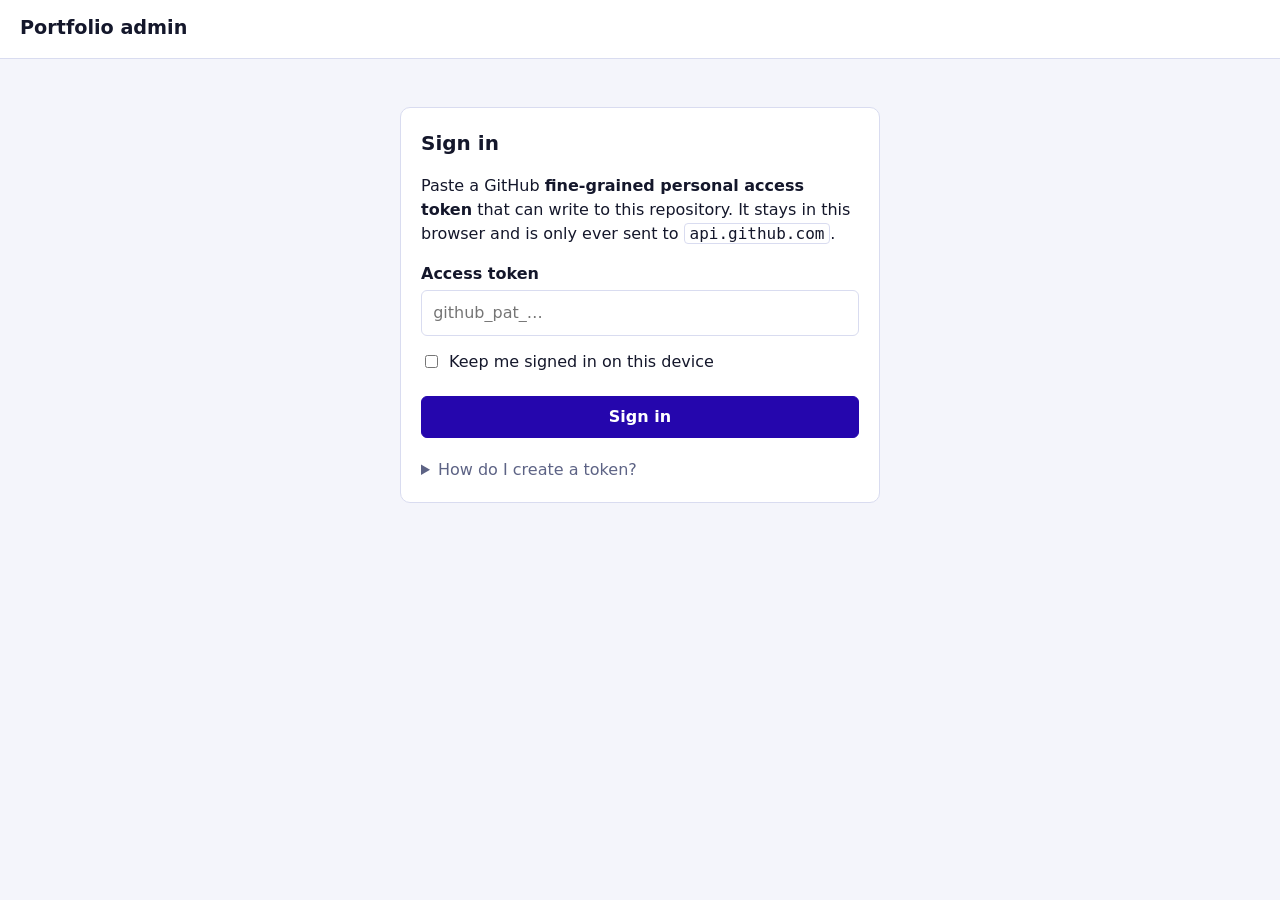
<file: admin/index.html>
<!DOCTYPE html>
<html lang="en">
<head>
  <meta charset="UTF-8">
  <meta name="viewport" content="width=device-width, initial-scale=1.0">
  <!-- Locked down on purpose: no third-party scripts, the only network call allowed is the GitHub API. -->
  <meta http-equiv="Content-Security-Policy" content="default-src 'none'; script-src 'self'; style-src 'self'; img-src 'self' https: data: blob:; connect-src https://api.github.com; base-uri 'none'; form-action 'none'">
  <meta name="robots" content="noindex, nofollow">
  <meta name="referrer" content="no-referrer">
  <title>Admin | Subhash Thakur</title>
  <link rel="icon" href="../assets/images/favicon.png" type="image/png">
  <link rel="stylesheet" href="admin.css">
</head>
<body>
  <header class="topbar">
    <h1>Portfolio admin</h1>
    <div id="session" class="session" hidden>
      <span id="who"></span>
      <a id="live-link" href="../" target="_blank" rel="noopener">View site</a>
      <button type="button" id="reload" class="ghost">Reload</button>
      <button type="button" id="signout" class="ghost">Sign out</button>
    </div>
  </header>

  <main>
    <div id="status" role="status" aria-live="polite" class="status" hidden></div>

    <!-- ===== sign in ===== -->
    <section id="login-view" class="card narrow">
      <h2>Sign in</h2>
      <p>Paste a GitHub <strong>fine-grained personal access token</strong> that can write to this repository. It stays in this browser and is only ever sent to <code>api.github.com</code>.</p>
      <form id="login-form" autocomplete="off">
        <label for="token">Access token</label>
        <input id="token" type="password" autocomplete="off" spellcheck="false" required placeholder="github_pat_…">
        <label class="inline"><input id="remember" type="checkbox"> Keep me signed in on this device</label>
        <button type="submit" class="primary" id="login-btn">Sign in</button>
      </form>
      <details>
        <summary>How do I create a token?</summary>
        <ol>
          <li>GitHub → <em>Settings → Developer settings → Personal access tokens → Fine-grained tokens → Generate new token</em>.</li>
          <li><em>Repository access</em>: only select repositories → pick this portfolio repo.</li>
          <li><em>Permissions → Repository permissions → Contents</em>: <strong>Read and write</strong>.</li>
          <li>Set an expiry, generate, copy the token and paste it above.</li>
        </ol>
      </details>
    </section>

    <!-- ===== editor ===== -->
    <section id="editor-view" hidden>
      <div class="tabs" role="tablist">
        <button type="button" role="tab" id="tab-projects" aria-selected="true" aria-controls="panel-projects">Projects</button>
        <button type="button" role="tab" id="tab-skills" aria-selected="false" aria-controls="panel-skills">Skills</button>
      </div>

      <div id="panel-projects" role="tabpanel" aria-labelledby="tab-projects">
        <div class="row-between">
          <h2>Projects <span id="projects-count" class="muted"></span></h2>
          <button type="button" id="add-project" class="primary">Add project</button>
        </div>
        <div id="project-form"></div>
        <ul id="project-list" class="list"></ul>
      </div>

      <div id="panel-skills" role="tabpanel" aria-labelledby="tab-skills" hidden>
        <div class="row-between">
          <h2>Skills <span id="skills-count" class="muted"></span></h2>
          <button type="button" id="add-skill" class="primary">Add skill</button>
        </div>
        <div id="skill-form"></div>
        <ul id="skill-list" class="list"></ul>
      </div>
    </section>
  </main>

  <!-- ===== publish bar ===== -->
  <div id="publish-bar" class="publish" hidden>
    <span id="publish-summary"></span>
    <span class="spacer"></span>
    <button type="button" id="discard" class="ghost">Discard</button>
    <button type="button" id="publish" class="primary">Publish changes</button>
  </div>

  <script src="admin.js"></script>
</body>
</html>
</file>
<file: admin/admin.css>
:root {
  color-scheme: light dark;
  --bg: #f4f5fb; --card: #fff; --text: #14172b; --muted: #5d6385; --line: #d9dcf0;
  --accent: #2506ad; --accent-text: #fff; --danger: #b3261e; --ok: #1b6e2e; --focus: #ffae00;
  --input: #fff;
}
@media (prefers-color-scheme: dark) {
  :root {
    --bg: #0b0d1a; --card: #161a33; --text: #e8ecff; --muted: #9aa3d6; --line: #2c3263;
    --accent: #6f5bff; --accent-text: #fff; --danger: #ff8a80; --ok: #6fd05a; --input: #0f1226;
  }
}
* { box-sizing: border-box; }
body { margin: 0; font: 16px/1.5 system-ui, -apple-system, "Segoe UI", Roboto, sans-serif; background: var(--bg); color: var(--text); padding-bottom: 6rem; }
:focus-visible { outline: 3px solid var(--focus); outline-offset: 2px; }
h1 { font-size: 1.2rem; margin: 0; }
h2 { font-size: 1.25rem; margin: 0 0 .75rem; }
.muted { color: var(--muted); font-weight: 400; font-size: .9em; }
code { background: var(--input); border: 1px solid var(--line); padding: 0 .3em; border-radius: 4px; }

.topbar { display: flex; flex-wrap: wrap; gap: 1rem; align-items: center; justify-content: space-between; padding: .9rem 1.25rem; background: var(--card); border-bottom: 1px solid var(--line); }
.session { display: flex; flex-wrap: wrap; gap: .75rem; align-items: center; font-size: .9rem; }
.session a { color: var(--accent); }
main { max-width: 56rem; margin: 1.5rem auto; padding: 0 1rem; }
.card { background: var(--card); border: 1px solid var(--line); border-radius: 10px; padding: 1.25rem; }
.narrow { max-width: 30rem; margin: 3rem auto; }

label { display: block; font-weight: 600; margin: .9rem 0 .3rem; }
label.inline { display: flex; align-items: center; gap: .5rem; font-weight: 400; }
input[type=text], input[type=url], input[type=password], select, textarea {
  width: 100%; padding: .6rem .7rem; border: 1px solid var(--line); border-radius: 6px; background: var(--input); color: var(--text); font: inherit;
}
textarea { min-height: 5rem; resize: vertical; }
.hint { font-size: .85rem; color: var(--muted); margin: .25rem 0 0; }
.field-error { color: var(--danger); font-size: .85rem; margin: .25rem 0 0; }

button { font: inherit; cursor: pointer; border-radius: 6px; padding: .5rem .9rem; border: 1px solid var(--line); background: var(--card); color: var(--text); }
button:hover:not(:disabled) { border-color: var(--accent); }
button:disabled { opacity: .55; cursor: not-allowed; }
button.primary { background: var(--accent); color: var(--accent-text); border-color: var(--accent); font-weight: 600; }
button.ghost { background: transparent; }
button.danger { color: var(--danger); }
#login-form button { margin-top: 1.1rem; width: 100%; }
details { margin-top: 1.25rem; color: var(--muted); }
details ol { padding-left: 1.2rem; }

.tabs { display: flex; gap: .25rem; border-bottom: 1px solid var(--line); margin-bottom: 1.25rem; }
.tabs button { border: none; border-bottom: 3px solid transparent; border-radius: 0; background: none; padding: .6rem 1rem; font-weight: 600; color: var(--muted); }
.tabs button[aria-selected=true] { color: var(--text); border-bottom-color: var(--accent); }
.row-between { display: flex; align-items: center; justify-content: space-between; gap: 1rem; flex-wrap: wrap; margin-bottom: .5rem; }

.list { list-style: none; padding: 0; margin: 1rem 0 0; display: grid; gap: .75rem; }
.item { display: grid; grid-template-columns: 5.5rem 1fr auto; gap: 1rem; align-items: center; background: var(--card); border: 1px solid var(--line); border-radius: 10px; padding: .75rem; }
.item.skill { grid-template-columns: 3rem 1fr auto; }
.thumb { width: 5.5rem; height: 4rem; border-radius: 6px; object-fit: cover; background: linear-gradient(135deg, #2506ad, #6a1fd1); color: #fff; display: grid; place-items: center; font-size: .75rem; font-weight: 600; text-align: center; }
.skill .thumb { width: 3rem; height: 3rem; object-fit: contain; background: #0b0d1a; padding: .3rem; }
.item h3 { margin: 0; font-size: 1.05rem; }
.item p { margin: .15rem 0 0; color: var(--muted); font-size: .9rem; overflow-wrap: anywhere; }
.chip { display: inline-block; font-size: .75rem; padding: .05rem .5rem; border: 1px solid var(--line); border-radius: 99px; margin-left: .4rem; color: var(--muted); font-weight: 400; }
.actions { display: flex; gap: .35rem; flex-wrap: wrap; justify-content: flex-end; }
.actions button { padding: .35rem .6rem; font-size: .85rem; }
.empty { text-align: center; color: var(--muted); padding: 2rem 1rem; border: 1px dashed var(--line); border-radius: 10px; }

.form-card { margin: 1rem 0; }
.form-actions { display: flex; gap: .5rem; margin-top: 1.1rem; }
.preview { max-width: 14rem; max-height: 9rem; border-radius: 6px; margin-top: .5rem; display: block; }

.status { margin-bottom: 1rem; padding: .7rem 1rem; border-radius: 8px; border: 1px solid var(--line); background: var(--card); }
.status.ok { border-color: var(--ok); color: var(--ok); }
.status.error { border-color: var(--danger); color: var(--danger); }
.publish { position: fixed; left: 0; right: 0; bottom: 0; display: flex; align-items: center; gap: .75rem; padding: .8rem 1.25rem; background: var(--card); border-top: 2px solid var(--accent); }
.spacer { flex: 1; }
[hidden] { display: none !important; }

@media (max-width: 600px) {
  .item, .item.skill { grid-template-columns: 4rem 1fr; }
  .actions { grid-column: 1 / -1; justify-content: flex-start; }
  .thumb { width: 4rem; height: 3rem; }
}
@media (prefers-reduced-motion: reduce) { * { transition: none !important; animation: none !important; } }
</file>
